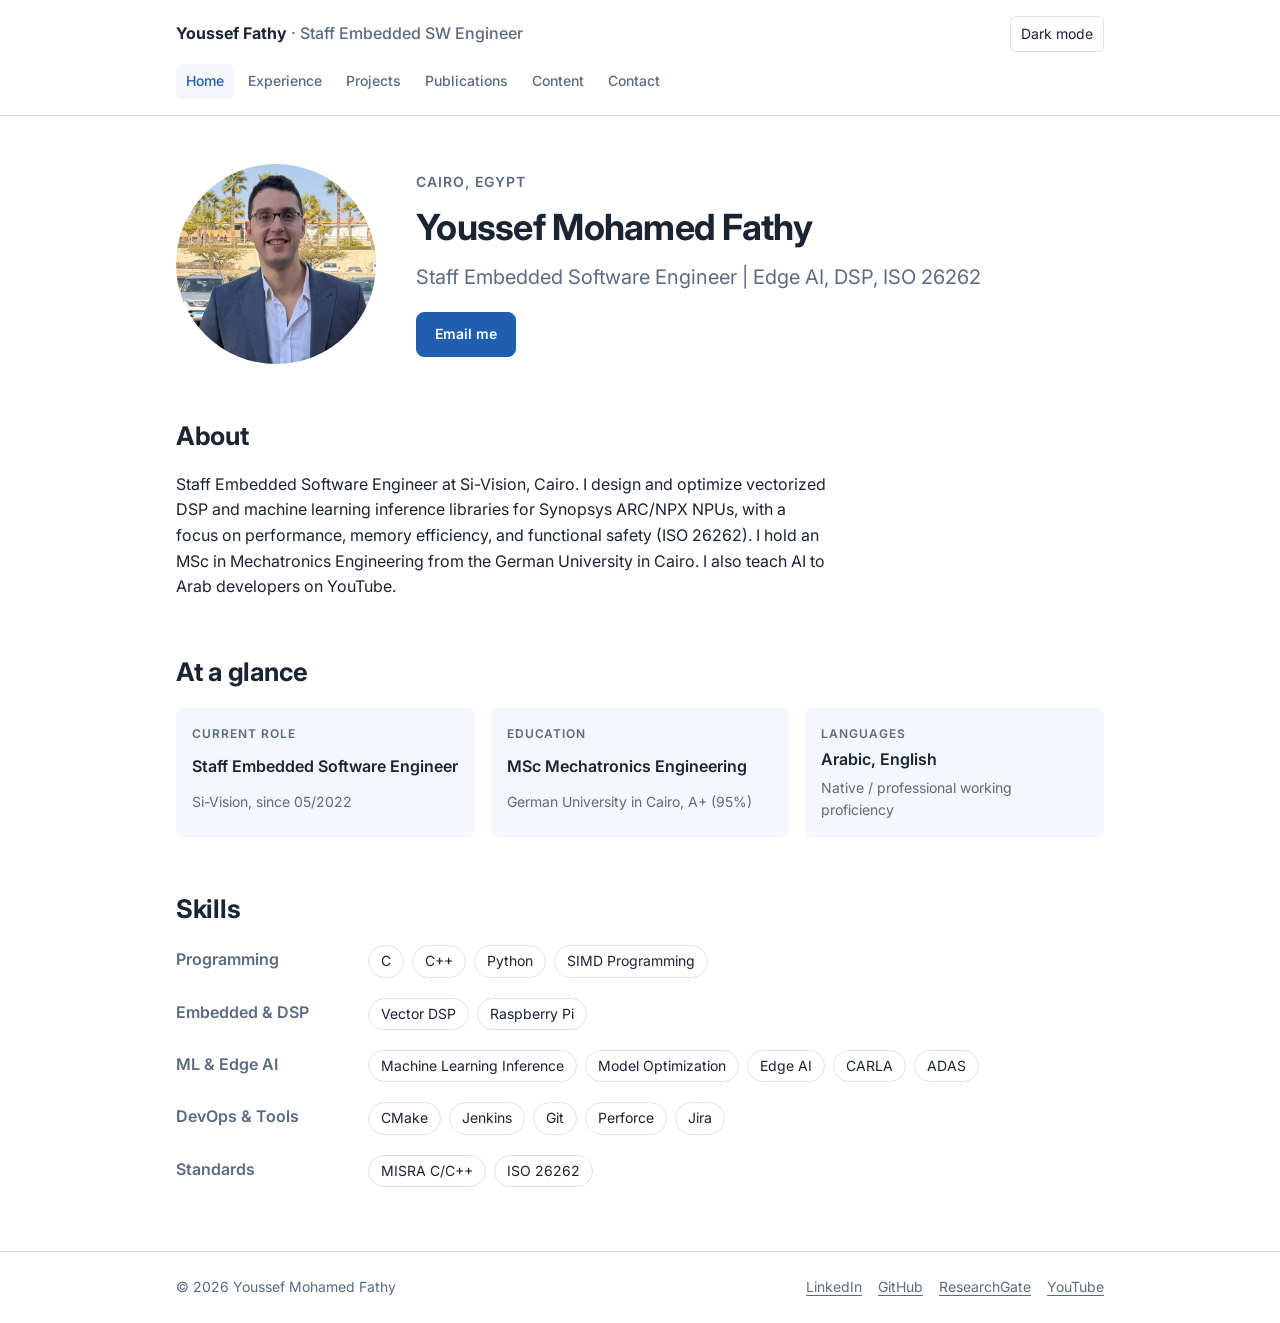
<file: index.html>
<!doctype html>
<html lang="en">
<head>
<meta charset="utf-8">
<meta name="viewport" content="width=device-width, initial-scale=1, viewport-fit=cover">
<title>Youssef Fathy | Staff Embedded Software Engineer</title>
<meta name="description" content="Staff Embedded Software Engineer in Cairo. ML inference and DSP libraries for embedded NPUs, Edge AI, and ISO 26262 functional safety.">
<meta name="claude:viewport-fit-sides" content="cover">
<meta property="og:type" content="website">
<meta property="og:title" content="Youssef Fathy | Staff Embedded Software Engineer">
<meta property="og:description" content="Staff Embedded Software Engineer in Cairo. ML inference and DSP libraries for embedded NPUs, Edge AI, and ISO 26262 functional safety.">
<meta property="og:url" content="https://yousseffathy88.github.io/Portfolio/">
<meta property="og:image" content="https://yousseffathy88.github.io/Portfolio/photo.jpg">
<meta name="twitter:card" content="summary">
<link rel="icon" href="favicon.svg" type="image/svg+xml">
<link rel="preconnect" href="https://fonts.googleapis.com">
<link rel="preconnect" href="https://fonts.gstatic.com" crossorigin>
<link rel="stylesheet" href="https://fonts.googleapis.com/css2?family=Inter:wght@400;500;600;700&display=swap">
<link rel="stylesheet" href="styles.css">
<script src="script.js"></script>
</head>
<body>
<a class="skip" href="#main">Skip to content</a>
<header class="site-header">
  <div class="wrap">
    <a class="brand" href="index.html">Youssef Fathy <span>· Staff Embedded SW Engineer</span></a>
    <button class="theme-btn" id="theme-toggle" type="button">Dark mode</button>
    <nav class="nav" aria-label="Main"><a href="index.html" aria-current="page">Home</a><a href="experience.html">Experience</a><a href="projects.html">Projects</a><a href="publications.html">Publications</a><a href="content.html">Content</a><a href="contact.html">Contact</a></nav>
  </div>
</header>
<main id="main"><div class="wrap">
<section class="hero">
  <img src="photo.jpg" alt="Portrait of Youssef Mohamed Fathy" width="200" height="200">
  <div class="stack">
    <p class="eyebrow">Cairo, Egypt</p>
    <h1>Youssef Mohamed Fathy</h1>
    <p class="lead">Staff Embedded Software Engineer | Edge AI, DSP, ISO 26262</p>
    <div class="actions">
      <a class="btn btn-primary" href="contact.html">Email me</a>
    </div>
  </div>
</section>

<section>
  <h2 class="section-title">About</h2>
  <p>Staff Embedded Software Engineer at Si-Vision, Cairo. I design and optimize vectorized DSP and machine learning inference libraries for Synopsys ARC/NPX NPUs, with a focus on performance, memory efficiency, and functional safety (ISO 26262). I hold an MSc in Mechatronics Engineering from the German University in Cairo. I also teach AI to Arab developers on YouTube.</p>
</section>

<section>
  <h2 class="section-title">At a glance</h2>
  <div class="facts">
    <div class="fact"><p class="eyebrow">Current role</p><strong>Staff Embedded Software Engineer</strong><span>Si-Vision, since 05/2022</span></div>
    <div class="fact"><p class="eyebrow">Education</p><strong>MSc Mechatronics Engineering</strong><span>German University in Cairo, A+ (95%)</span></div>
    <div class="fact"><p class="eyebrow">Languages</p><strong>Arabic, English</strong><span>Native / professional working proficiency</span></div>
  </div>
</section>

<section>
  <h2 class="section-title">Skills</h2>
  <div class="skill-groups">
    <div class="skill-group"><h3>Programming</h3><ul class="tags"><li>C</li><li>C++</li><li>Python</li><li>SIMD Programming</li></ul></div>
    <div class="skill-group"><h3>Embedded &amp; DSP</h3><ul class="tags"><li>Vector DSP</li><li>Raspberry Pi</li></ul></div>
    <div class="skill-group"><h3>ML &amp; Edge AI</h3><ul class="tags"><li>Machine Learning Inference</li><li>Model Optimization</li><li>Edge AI</li><li>CARLA</li><li>ADAS</li></ul></div>
    <div class="skill-group"><h3>DevOps &amp; Tools</h3><ul class="tags"><li>CMake</li><li>Jenkins</li><li>Git</li><li>Perforce</li><li>Jira</li></ul></div>
    <div class="skill-group"><h3>Standards</h3><ul class="tags"><li>MISRA C/C++</li><li>ISO 26262</li></ul></div>
  </div>
</section>
</div></main>
<footer class="site-footer">
  <div class="wrap">
    <p>© 2026 Youssef Mohamed Fathy</p>
    <nav aria-label="Profiles"><a href="https://www.linkedin.com/in/youssef-mohamed-fathy-8973141b2/" target="_blank" rel="noopener">LinkedIn</a><a href="https://github.com/YoussefFathy88" target="_blank" rel="noopener">GitHub</a><a href="https://www.researchgate.net/profile/Youssef-Fathy" target="_blank" rel="noopener">ResearchGate</a><a href="https://www.youtube.com/@YoussefFathyAI" target="_blank" rel="noopener">YouTube</a></nav>
  </div>
</footer>
</body>
</html>
</file>
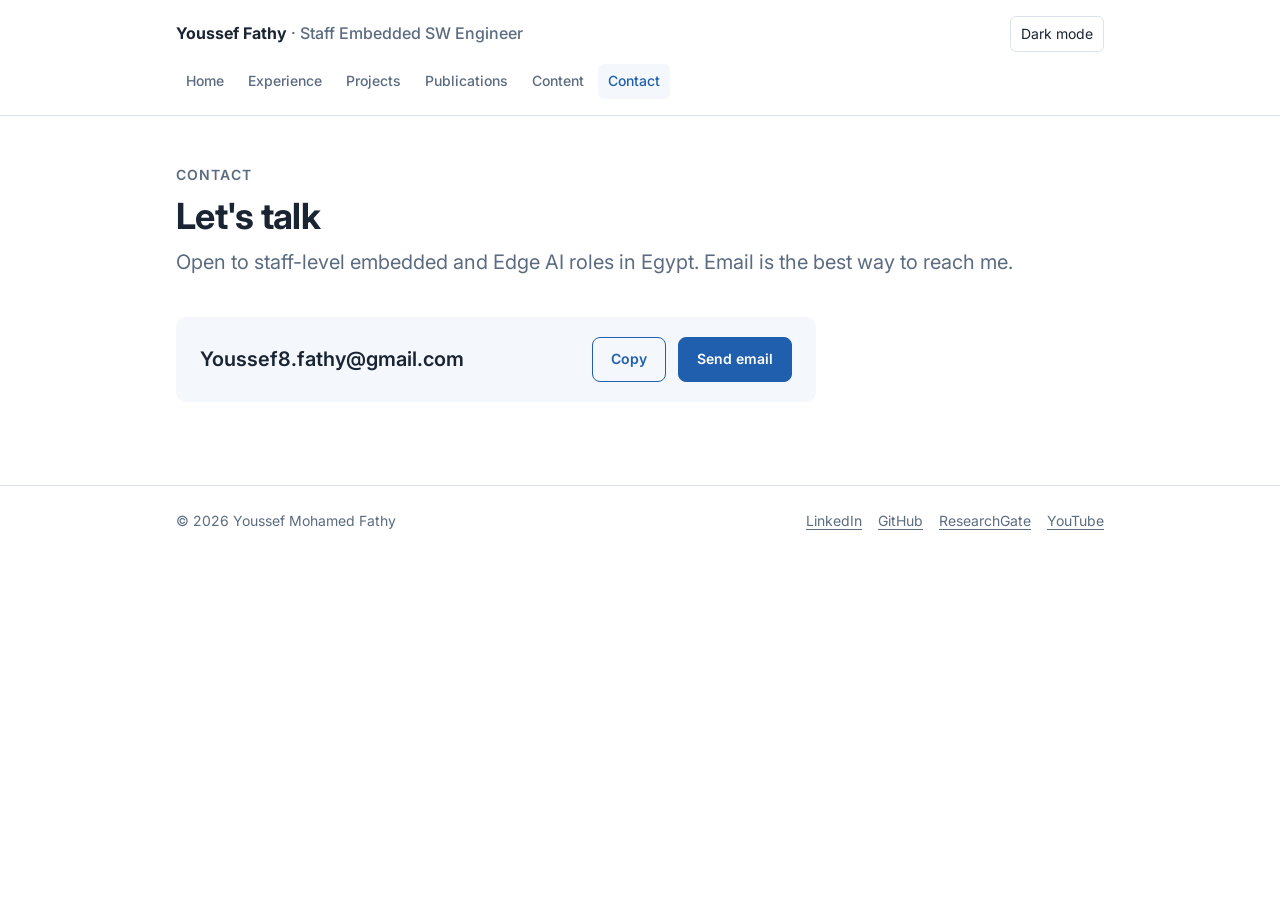
<file: contact.html>
<!doctype html>
<html lang="en">
<head>
<meta charset="utf-8">
<meta name="viewport" content="width=device-width, initial-scale=1, viewport-fit=cover">
<title>Contact | Youssef Fathy</title>
<meta name="description" content="Contact Youssef Fathy by email.">
<meta name="claude:viewport-fit-sides" content="cover">
<meta property="og:type" content="website">
<meta property="og:title" content="Contact | Youssef Fathy">
<meta property="og:description" content="Contact Youssef Fathy by email.">
<meta property="og:url" content="https://yousseffathy88.github.io/Portfolio/contact.html">
<meta property="og:image" content="https://yousseffathy88.github.io/Portfolio/photo.jpg">
<meta name="twitter:card" content="summary">
<link rel="icon" href="favicon.svg" type="image/svg+xml">
<link rel="preconnect" href="https://fonts.googleapis.com">
<link rel="preconnect" href="https://fonts.gstatic.com" crossorigin>
<link rel="stylesheet" href="https://fonts.googleapis.com/css2?family=Inter:wght@400;500;600;700&display=swap">
<link rel="stylesheet" href="styles.css">
<script src="script.js"></script>
</head>
<body>
<a class="skip" href="#main">Skip to content</a>
<header class="site-header">
  <div class="wrap">
    <a class="brand" href="index.html">Youssef Fathy <span>· Staff Embedded SW Engineer</span></a>
    <button class="theme-btn" id="theme-toggle" type="button">Dark mode</button>
    <nav class="nav" aria-label="Main"><a href="index.html">Home</a><a href="experience.html">Experience</a><a href="projects.html">Projects</a><a href="publications.html">Publications</a><a href="content.html">Content</a><a href="contact.html" aria-current="page">Contact</a></nav>
  </div>
</header>
<main id="main"><div class="wrap">
<div class="page-head">
  <p class="eyebrow">Contact</p>
  <h1>Let's talk</h1>
  <p class="lead">Open to staff-level embedded and Edge AI roles in Egypt. Email is the best way to reach me.</p>
</div>
<div class="email-box">
  <code id="email-text">Youssef8.fathy@gmail.com</code>
  <button class="btn btn-ghost" id="copy-email" type="button">Copy</button>
  <a class="btn btn-primary" href="mailto:Youssef8.fathy@gmail.com">Send email</a>
</div>
<p class="copy-note" id="copy-note" aria-live="polite"></p>
</div></main>
<footer class="site-footer">
  <div class="wrap">
    <p>© 2026 Youssef Mohamed Fathy</p>
    <nav aria-label="Profiles"><a href="https://www.linkedin.com/in/youssef-mohamed-fathy-8973141b2/" target="_blank" rel="noopener">LinkedIn</a><a href="https://github.com/YoussefFathy88" target="_blank" rel="noopener">GitHub</a><a href="https://www.researchgate.net/profile/Youssef-Fathy" target="_blank" rel="noopener">ResearchGate</a><a href="https://www.youtube.com/@YoussefFathyAI" target="_blank" rel="noopener">YouTube</a></nav>
  </div>
</footer>
</body>
</html>
</file>
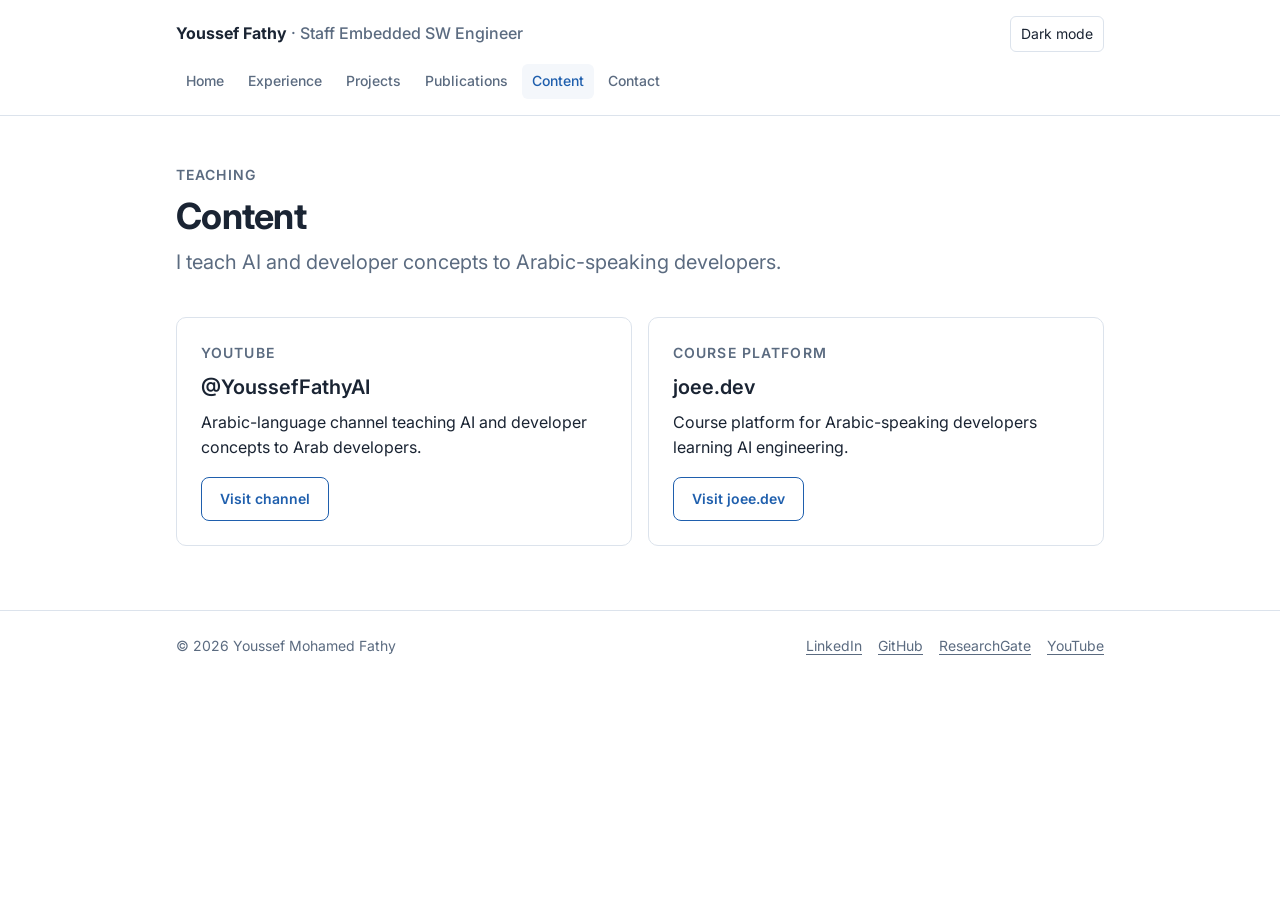
<file: content.html>
<!doctype html>
<html lang="en">
<head>
<meta charset="utf-8">
<meta name="viewport" content="width=device-width, initial-scale=1, viewport-fit=cover">
<title>Content | Youssef Fathy</title>
<meta name="description" content="YouTube channel and course platform by Youssef Fathy, teaching AI to Arab developers.">
<meta name="claude:viewport-fit-sides" content="cover">
<meta property="og:type" content="website">
<meta property="og:title" content="Content | Youssef Fathy">
<meta property="og:description" content="YouTube channel and course platform by Youssef Fathy, teaching AI to Arab developers.">
<meta property="og:url" content="https://yousseffathy88.github.io/Portfolio/content.html">
<meta property="og:image" content="https://yousseffathy88.github.io/Portfolio/photo.jpg">
<meta name="twitter:card" content="summary">
<link rel="icon" href="favicon.svg" type="image/svg+xml">
<link rel="preconnect" href="https://fonts.googleapis.com">
<link rel="preconnect" href="https://fonts.gstatic.com" crossorigin>
<link rel="stylesheet" href="https://fonts.googleapis.com/css2?family=Inter:wght@400;500;600;700&display=swap">
<link rel="stylesheet" href="styles.css">
<script src="script.js"></script>
</head>
<body>
<a class="skip" href="#main">Skip to content</a>
<header class="site-header">
  <div class="wrap">
    <a class="brand" href="index.html">Youssef Fathy <span>· Staff Embedded SW Engineer</span></a>
    <button class="theme-btn" id="theme-toggle" type="button">Dark mode</button>
    <nav class="nav" aria-label="Main"><a href="index.html">Home</a><a href="experience.html">Experience</a><a href="projects.html">Projects</a><a href="publications.html">Publications</a><a href="content.html" aria-current="page">Content</a><a href="contact.html">Contact</a></nav>
  </div>
</header>
<main id="main"><div class="wrap">
<div class="page-head">
  <p class="eyebrow">Teaching</p>
  <h1>Content</h1>
  <p class="lead">I teach AI and developer concepts to Arabic-speaking developers.</p>
</div>
<div class="cards">
  <div class="card">
    <p class="eyebrow">YouTube</p>
    <h3>@YoussefFathyAI</h3>
    <p>Arabic-language channel teaching AI and developer concepts to Arab developers.</p>
    <a class="btn btn-ghost" href="https://www.youtube.com/@YoussefFathyAI" target="_blank" rel="noopener">Visit channel</a>
  </div>
  <div class="card">
    <p class="eyebrow">Course platform</p>
    <h3>joee.dev</h3>
    <p>Course platform for Arabic-speaking developers learning AI engineering.</p>
    <a class="btn btn-ghost" href="https://joee.dev" target="_blank" rel="noopener">Visit joee.dev</a>
  </div>
</div>
</div></main>
<footer class="site-footer">
  <div class="wrap">
    <p>© 2026 Youssef Mohamed Fathy</p>
    <nav aria-label="Profiles"><a href="https://www.linkedin.com/in/youssef-mohamed-fathy-8973141b2/" target="_blank" rel="noopener">LinkedIn</a><a href="https://github.com/YoussefFathy88" target="_blank" rel="noopener">GitHub</a><a href="https://www.researchgate.net/profile/Youssef-Fathy" target="_blank" rel="noopener">ResearchGate</a><a href="https://www.youtube.com/@YoussefFathyAI" target="_blank" rel="noopener">YouTube</a></nav>
  </div>
</footer>
</body>
</html>
</file>
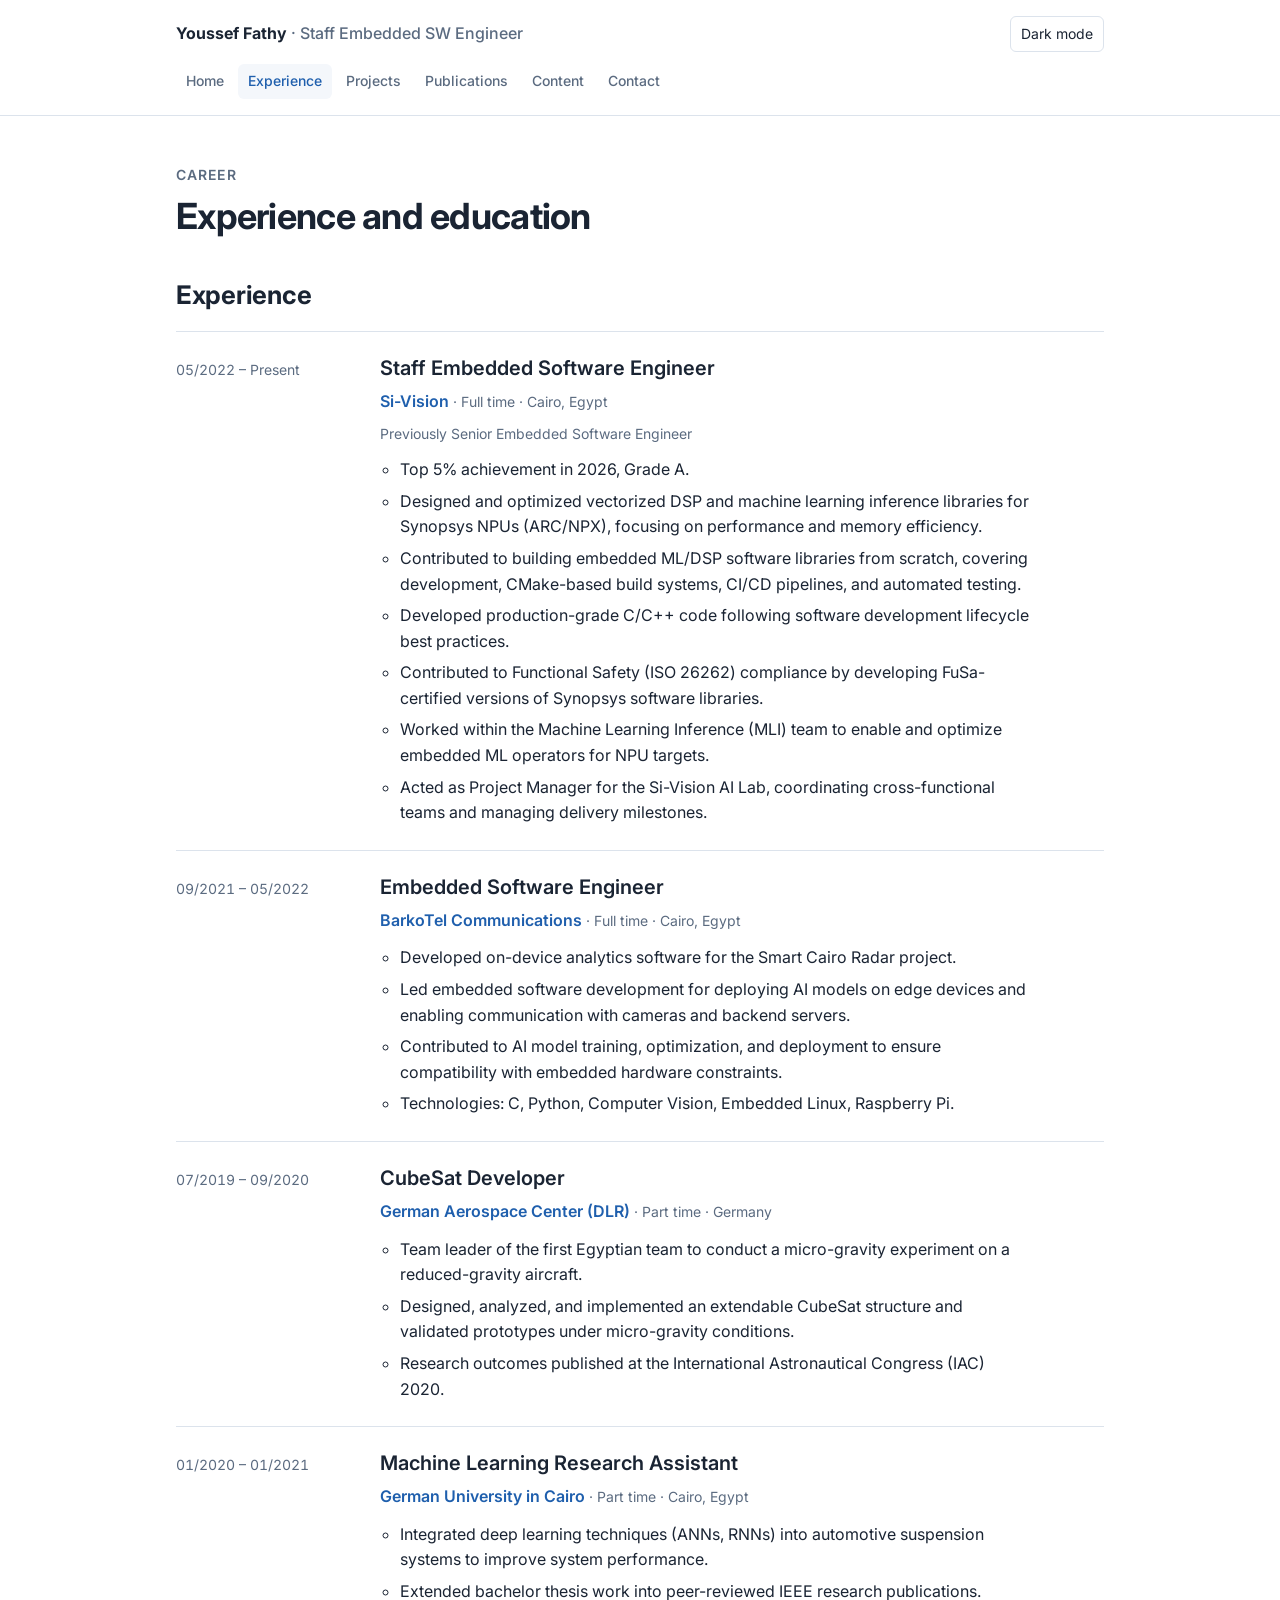
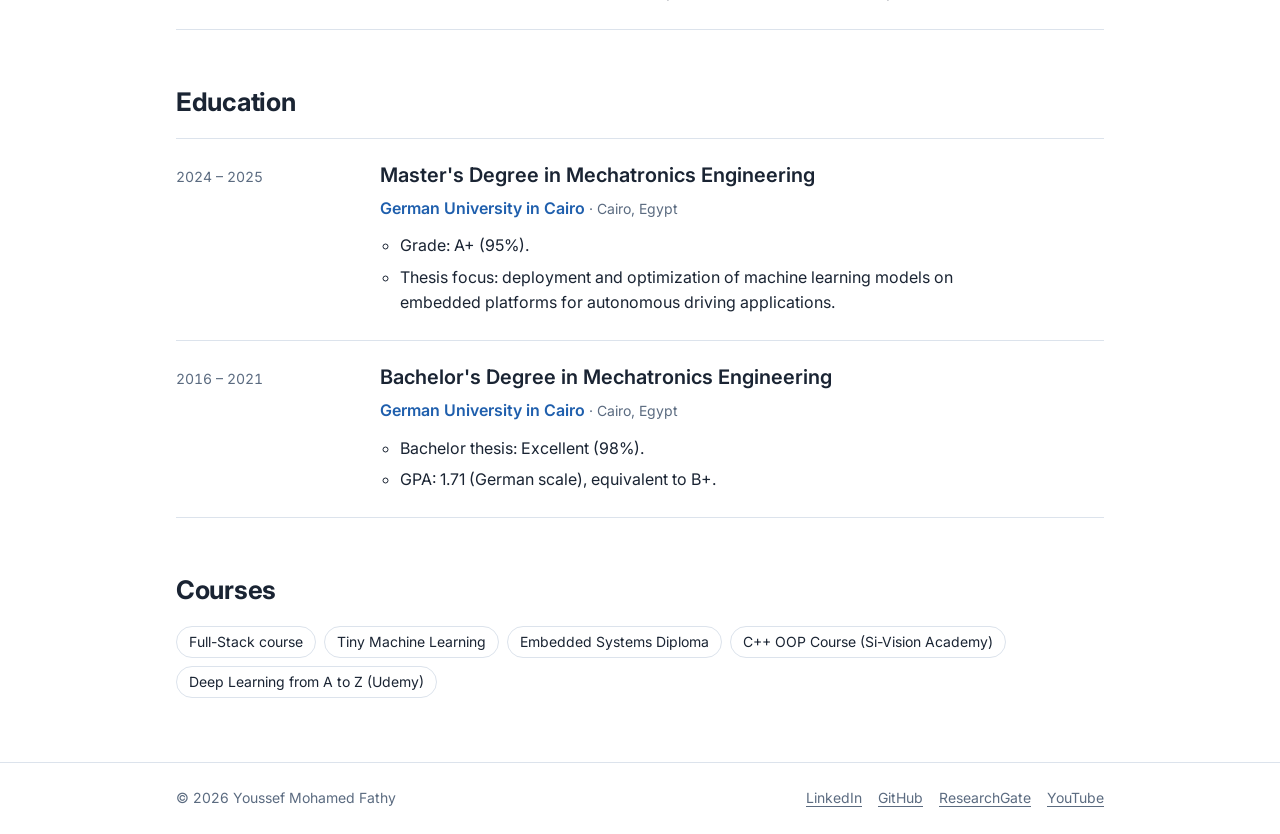
<file: experience.html>
<!doctype html>
<html lang="en">
<head>
<meta charset="utf-8">
<meta name="viewport" content="width=device-width, initial-scale=1, viewport-fit=cover">
<title>Experience | Youssef Fathy</title>
<meta name="description" content="Work experience and education of Youssef Fathy, Staff Embedded Software Engineer at Si-Vision.">
<meta name="claude:viewport-fit-sides" content="cover">
<meta property="og:type" content="website">
<meta property="og:title" content="Experience | Youssef Fathy">
<meta property="og:description" content="Work experience and education of Youssef Fathy, Staff Embedded Software Engineer at Si-Vision.">
<meta property="og:url" content="https://yousseffathy88.github.io/Portfolio/experience.html">
<meta property="og:image" content="https://yousseffathy88.github.io/Portfolio/photo.jpg">
<meta name="twitter:card" content="summary">
<link rel="icon" href="favicon.svg" type="image/svg+xml">
<link rel="preconnect" href="https://fonts.googleapis.com">
<link rel="preconnect" href="https://fonts.gstatic.com" crossorigin>
<link rel="stylesheet" href="https://fonts.googleapis.com/css2?family=Inter:wght@400;500;600;700&display=swap">
<link rel="stylesheet" href="styles.css">
<script src="script.js"></script>
</head>
<body>
<a class="skip" href="#main">Skip to content</a>
<header class="site-header">
  <div class="wrap">
    <a class="brand" href="index.html">Youssef Fathy <span>· Staff Embedded SW Engineer</span></a>
    <button class="theme-btn" id="theme-toggle" type="button">Dark mode</button>
    <nav class="nav" aria-label="Main"><a href="index.html">Home</a><a href="experience.html" aria-current="page">Experience</a><a href="projects.html">Projects</a><a href="publications.html">Publications</a><a href="content.html">Content</a><a href="contact.html">Contact</a></nav>
  </div>
</header>
<main id="main"><div class="wrap">
<div class="page-head">
  <p class="eyebrow">Career</p>
  <h1>Experience and education</h1>
</div>
<section>
  <h2 class="section-title">Experience</h2>
  <ul class="entries">
<li class="entry">
  <p class="when">05/2022 – Present</p>
  <div class="entry-body">
    <h3>Staff Embedded Software Engineer</h3>
    <p><span class="org">Si-Vision</span> <span class="sub">· Full time · Cairo, Egypt</span></p>
    <p class="sub">Previously Senior Embedded Software Engineer</p>
    <ul><li>Top 5% achievement in 2026, Grade A.</li><li>Designed and optimized vectorized DSP and machine learning inference libraries for Synopsys NPUs (ARC/NPX), focusing on performance and memory efficiency.</li><li>Contributed to building embedded ML/DSP software libraries from scratch, covering development, CMake-based build systems, CI/CD pipelines, and automated testing.</li><li>Developed production-grade C/C++ code following software development lifecycle best practices.</li><li>Contributed to Functional Safety (ISO 26262) compliance by developing FuSa-certified versions of Synopsys software libraries.</li><li>Worked within the Machine Learning Inference (MLI) team to enable and optimize embedded ML operators for NPU targets.</li><li>Acted as Project Manager for the Si-Vision AI Lab, coordinating cross-functional teams and managing delivery milestones.</li></ul>
  </div>
</li><li class="entry">
  <p class="when">09/2021 – 05/2022</p>
  <div class="entry-body">
    <h3>Embedded Software Engineer</h3>
    <p><span class="org">BarkoTel Communications</span> <span class="sub">· Full time · Cairo, Egypt</span></p>
    
    <ul><li>Developed on-device analytics software for the Smart Cairo Radar project.</li><li>Led embedded software development for deploying AI models on edge devices and enabling communication with cameras and backend servers.</li><li>Contributed to AI model training, optimization, and deployment to ensure compatibility with embedded hardware constraints.</li><li>Technologies: C, Python, Computer Vision, Embedded Linux, Raspberry Pi.</li></ul>
  </div>
</li><li class="entry">
  <p class="when">07/2019 – 09/2020</p>
  <div class="entry-body">
    <h3>CubeSat Developer</h3>
    <p><span class="org">German Aerospace Center (DLR)</span> <span class="sub">· Part time · Germany</span></p>
    
    <ul><li>Team leader of the first Egyptian team to conduct a micro-gravity experiment on a reduced-gravity aircraft.</li><li>Designed, analyzed, and implemented an extendable CubeSat structure and validated prototypes under micro-gravity conditions.</li><li>Research outcomes published at the International Astronautical Congress (IAC) 2020.</li></ul>
  </div>
</li><li class="entry">
  <p class="when">01/2020 – 01/2021</p>
  <div class="entry-body">
    <h3>Machine Learning Research Assistant</h3>
    <p><span class="org">German University in Cairo</span> <span class="sub">· Part time · Cairo, Egypt</span></p>
    
    <ul><li>Integrated deep learning techniques (ANNs, RNNs) into automotive suspension systems to improve system performance.</li><li>Extended bachelor thesis work into peer-reviewed IEEE research publications.</li></ul>
  </div>
</li>
  </ul>
</section>
<section>
  <h2 class="section-title">Education</h2>
  <ul class="entries">
<li class="entry">
  <p class="when">2024 – 2025</p>
  <div class="entry-body">
    <h3>Master's Degree in Mechatronics Engineering</h3>
    <p><span class="org">German University in Cairo</span> <span class="sub">· Cairo, Egypt</span></p>
    
    <ul><li>Grade: A+ (95%).</li><li>Thesis focus: deployment and optimization of machine learning models on embedded platforms for autonomous driving applications.</li></ul>
  </div>
</li><li class="entry">
  <p class="when">2016 – 2021</p>
  <div class="entry-body">
    <h3>Bachelor's Degree in Mechatronics Engineering</h3>
    <p><span class="org">German University in Cairo</span> <span class="sub">· Cairo, Egypt</span></p>
    
    <ul><li>Bachelor thesis: Excellent (98%).</li><li>GPA: 1.71 (German scale), equivalent to B+.</li></ul>
  </div>
</li>
  </ul>
</section>
<section>
  <h2 class="section-title">Courses</h2>
  <ul class="tags"><li>Full-Stack course</li><li>Tiny Machine Learning</li><li>Embedded Systems Diploma</li><li>C++ OOP Course (Si-Vision Academy)</li><li>Deep Learning from A to Z (Udemy)</li></ul>
</section>
</div></main>
<footer class="site-footer">
  <div class="wrap">
    <p>© 2026 Youssef Mohamed Fathy</p>
    <nav aria-label="Profiles"><a href="https://www.linkedin.com/in/youssef-mohamed-fathy-8973141b2/" target="_blank" rel="noopener">LinkedIn</a><a href="https://github.com/YoussefFathy88" target="_blank" rel="noopener">GitHub</a><a href="https://www.researchgate.net/profile/Youssef-Fathy" target="_blank" rel="noopener">ResearchGate</a><a href="https://www.youtube.com/@YoussefFathyAI" target="_blank" rel="noopener">YouTube</a></nav>
  </div>
</footer>
</body>
</html>
</file>
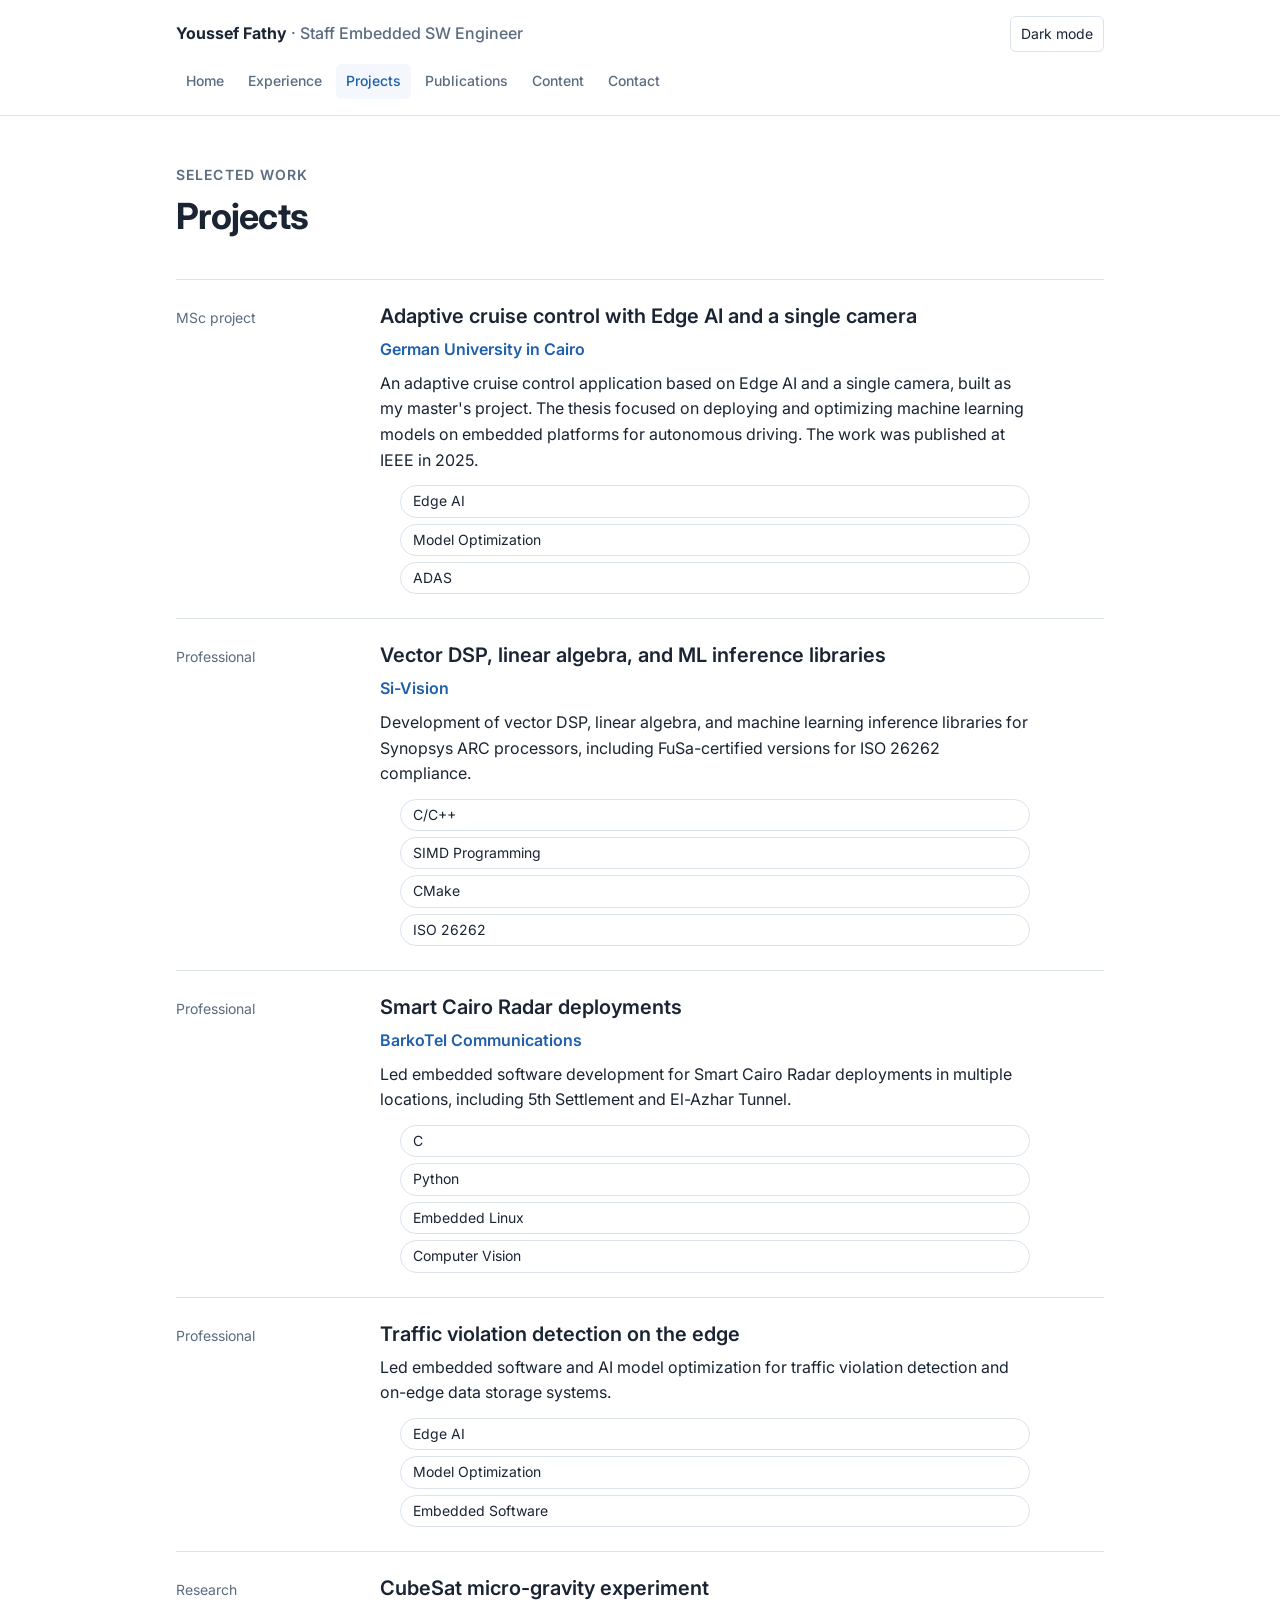
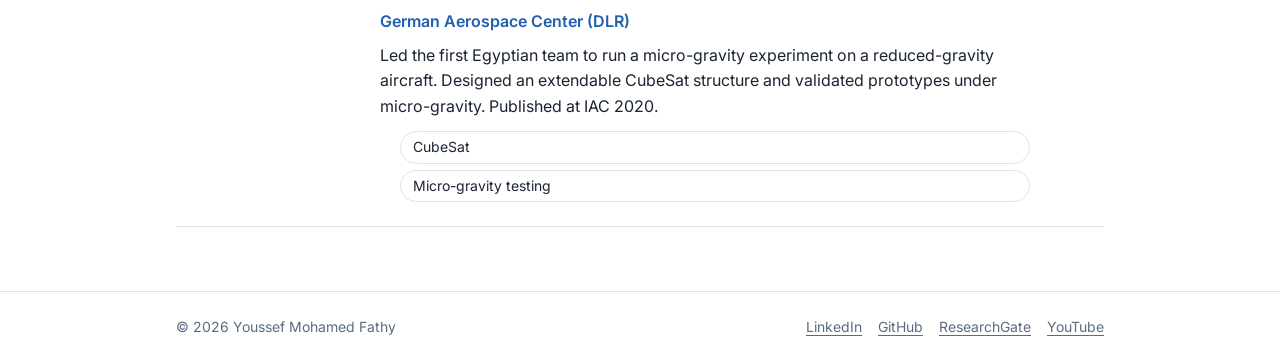
<file: projects.html>
<!doctype html>
<html lang="en">
<head>
<meta charset="utf-8">
<meta name="viewport" content="width=device-width, initial-scale=1, viewport-fit=cover">
<title>Projects | Youssef Fathy</title>
<meta name="description" content="Edge AI, DSP, and embedded software projects by Youssef Fathy.">
<meta name="claude:viewport-fit-sides" content="cover">
<meta property="og:type" content="website">
<meta property="og:title" content="Projects | Youssef Fathy">
<meta property="og:description" content="Edge AI, DSP, and embedded software projects by Youssef Fathy.">
<meta property="og:url" content="https://yousseffathy88.github.io/Portfolio/projects.html">
<meta property="og:image" content="https://yousseffathy88.github.io/Portfolio/photo.jpg">
<meta name="twitter:card" content="summary">
<link rel="icon" href="favicon.svg" type="image/svg+xml">
<link rel="preconnect" href="https://fonts.googleapis.com">
<link rel="preconnect" href="https://fonts.gstatic.com" crossorigin>
<link rel="stylesheet" href="https://fonts.googleapis.com/css2?family=Inter:wght@400;500;600;700&display=swap">
<link rel="stylesheet" href="styles.css">
<script src="script.js"></script>
</head>
<body>
<a class="skip" href="#main">Skip to content</a>
<header class="site-header">
  <div class="wrap">
    <a class="brand" href="index.html">Youssef Fathy <span>· Staff Embedded SW Engineer</span></a>
    <button class="theme-btn" id="theme-toggle" type="button">Dark mode</button>
    <nav class="nav" aria-label="Main"><a href="index.html">Home</a><a href="experience.html">Experience</a><a href="projects.html" aria-current="page">Projects</a><a href="publications.html">Publications</a><a href="content.html">Content</a><a href="contact.html">Contact</a></nav>
  </div>
</header>
<main id="main"><div class="wrap">
<div class="page-head">
  <p class="eyebrow">Selected work</p>
  <h1>Projects</h1>
</div>
<ul class="entries">
<li class="entry">
  <p class="when">MSc project</p>
  <div class="entry-body">
    <h3>Adaptive cruise control with Edge AI and a single camera</h3>
    <p class="org">German University in Cairo</p>
    <p>An adaptive cruise control application based on Edge AI and a single camera, built as my master's project. The thesis focused on deploying and optimizing machine learning models on embedded platforms for autonomous driving. The work was published at IEEE in 2025.</p>
    <ul class="tags"><li>Edge AI</li><li>Model Optimization</li><li>ADAS</li></ul>
  </div>
</li><li class="entry">
  <p class="when">Professional</p>
  <div class="entry-body">
    <h3>Vector DSP, linear algebra, and ML inference libraries</h3>
    <p class="org">Si-Vision</p>
    <p>Development of vector DSP, linear algebra, and machine learning inference libraries for Synopsys ARC processors, including FuSa-certified versions for ISO 26262 compliance.</p>
    <ul class="tags"><li>C/C++</li><li>SIMD Programming</li><li>CMake</li><li>ISO 26262</li></ul>
  </div>
</li><li class="entry">
  <p class="when">Professional</p>
  <div class="entry-body">
    <h3>Smart Cairo Radar deployments</h3>
    <p class="org">BarkoTel Communications</p>
    <p>Led embedded software development for Smart Cairo Radar deployments in multiple locations, including 5th Settlement and El-Azhar Tunnel.</p>
    <ul class="tags"><li>C</li><li>Python</li><li>Embedded Linux</li><li>Computer Vision</li></ul>
  </div>
</li><li class="entry">
  <p class="when">Professional</p>
  <div class="entry-body">
    <h3>Traffic violation detection on the edge</h3>
    
    <p>Led embedded software and AI model optimization for traffic violation detection and on-edge data storage systems.</p>
    <ul class="tags"><li>Edge AI</li><li>Model Optimization</li><li>Embedded Software</li></ul>
  </div>
</li><li class="entry">
  <p class="when">Research</p>
  <div class="entry-body">
    <h3>CubeSat micro-gravity experiment</h3>
    <p class="org">German Aerospace Center (DLR)</p>
    <p>Led the first Egyptian team to run a micro-gravity experiment on a reduced-gravity aircraft. Designed an extendable CubeSat structure and validated prototypes under micro-gravity. Published at IAC 2020.</p>
    <ul class="tags"><li>CubeSat</li><li>Micro-gravity testing</li></ul>
  </div>
</li>
</ul>
</div></main>
<footer class="site-footer">
  <div class="wrap">
    <p>© 2026 Youssef Mohamed Fathy</p>
    <nav aria-label="Profiles"><a href="https://www.linkedin.com/in/youssef-mohamed-fathy-8973141b2/" target="_blank" rel="noopener">LinkedIn</a><a href="https://github.com/YoussefFathy88" target="_blank" rel="noopener">GitHub</a><a href="https://www.researchgate.net/profile/Youssef-Fathy" target="_blank" rel="noopener">ResearchGate</a><a href="https://www.youtube.com/@YoussefFathyAI" target="_blank" rel="noopener">YouTube</a></nav>
  </div>
</footer>
</body>
</html>
</file>
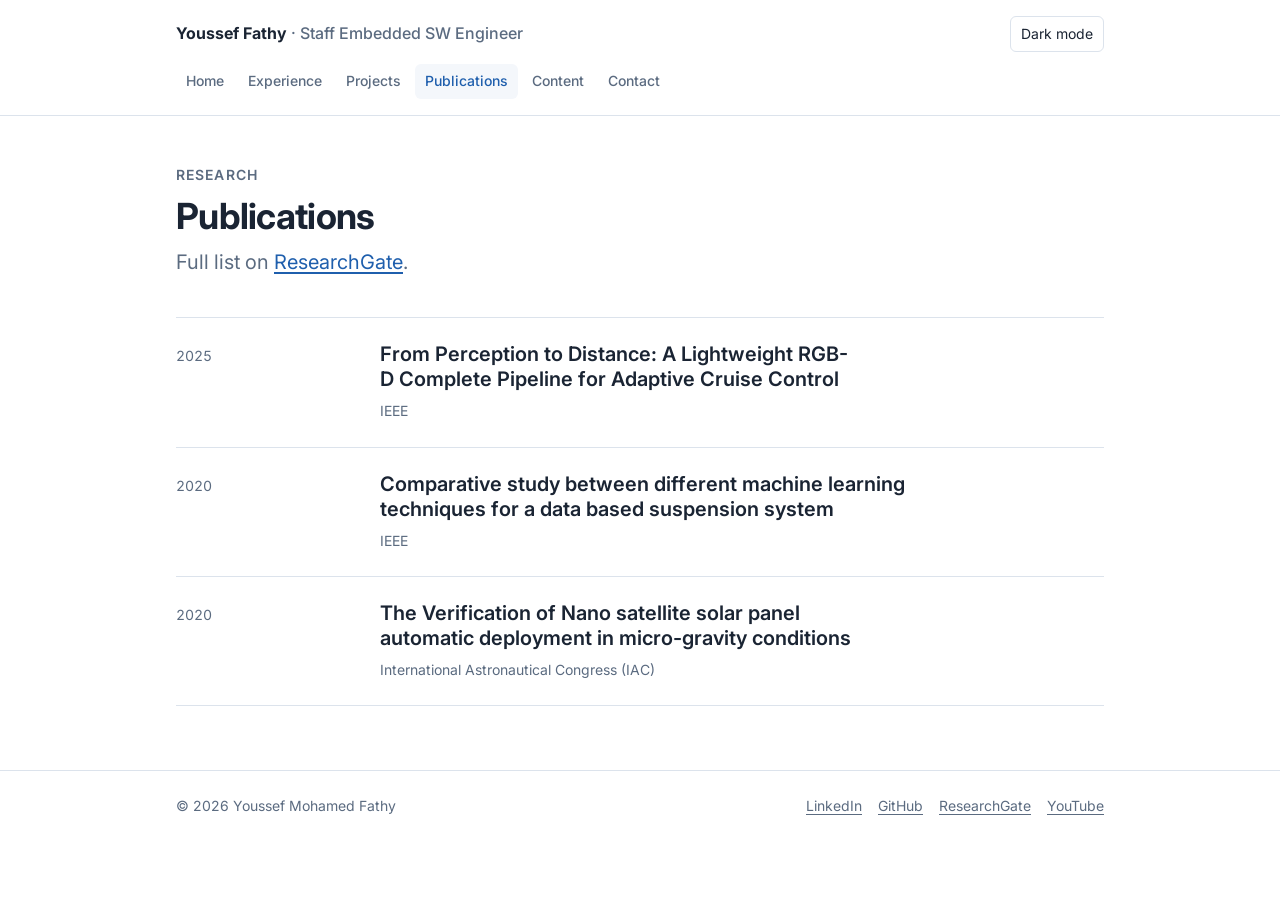
<file: publications.html>
<!doctype html>
<html lang="en">
<head>
<meta charset="utf-8">
<meta name="viewport" content="width=device-width, initial-scale=1, viewport-fit=cover">
<title>Publications | Youssef Fathy</title>
<meta name="description" content="IEEE and IAC publications by Youssef Fathy.">
<meta name="claude:viewport-fit-sides" content="cover">
<meta property="og:type" content="website">
<meta property="og:title" content="Publications | Youssef Fathy">
<meta property="og:description" content="IEEE and IAC publications by Youssef Fathy.">
<meta property="og:url" content="https://yousseffathy88.github.io/Portfolio/publications.html">
<meta property="og:image" content="https://yousseffathy88.github.io/Portfolio/photo.jpg">
<meta name="twitter:card" content="summary">
<link rel="icon" href="favicon.svg" type="image/svg+xml">
<link rel="preconnect" href="https://fonts.googleapis.com">
<link rel="preconnect" href="https://fonts.gstatic.com" crossorigin>
<link rel="stylesheet" href="https://fonts.googleapis.com/css2?family=Inter:wght@400;500;600;700&display=swap">
<link rel="stylesheet" href="styles.css">
<script src="script.js"></script>
</head>
<body>
<a class="skip" href="#main">Skip to content</a>
<header class="site-header">
  <div class="wrap">
    <a class="brand" href="index.html">Youssef Fathy <span>· Staff Embedded SW Engineer</span></a>
    <button class="theme-btn" id="theme-toggle" type="button">Dark mode</button>
    <nav class="nav" aria-label="Main"><a href="index.html">Home</a><a href="experience.html">Experience</a><a href="projects.html">Projects</a><a href="publications.html" aria-current="page">Publications</a><a href="content.html">Content</a><a href="contact.html">Contact</a></nav>
  </div>
</header>
<main id="main"><div class="wrap">
<div class="page-head">
  <p class="eyebrow">Research</p>
  <h1>Publications</h1>
  <p class="lead">Full list on <a href="https://www.researchgate.net/profile/Youssef-Fathy" target="_blank" rel="noopener">ResearchGate</a>.</p>
</div>
<ul class="entries">
<li class="entry">
  <p class="when">2025</p>
  <div class="entry-body"><h3>From Perception to Distance: A Lightweight RGB-D Complete Pipeline for Adaptive Cruise Control</h3><p class="sub">IEEE</p></div>
</li><li class="entry">
  <p class="when">2020</p>
  <div class="entry-body"><h3>Comparative study between different machine learning techniques for a data based suspension system</h3><p class="sub">IEEE</p></div>
</li><li class="entry">
  <p class="when">2020</p>
  <div class="entry-body"><h3>The Verification of Nano satellite solar panel automatic deployment in micro-gravity conditions</h3><p class="sub">International Astronautical Congress (IAC)</p></div>
</li>
</ul>
</div></main>
<footer class="site-footer">
  <div class="wrap">
    <p>© 2026 Youssef Mohamed Fathy</p>
    <nav aria-label="Profiles"><a href="https://www.linkedin.com/in/youssef-mohamed-fathy-8973141b2/" target="_blank" rel="noopener">LinkedIn</a><a href="https://github.com/YoussefFathy88" target="_blank" rel="noopener">GitHub</a><a href="https://www.researchgate.net/profile/Youssef-Fathy" target="_blank" rel="noopener">ResearchGate</a><a href="https://www.youtube.com/@YoussefFathyAI" target="_blank" rel="noopener">YouTube</a></nav>
  </div>
</footer>
</body>
</html>
</file>
<file: styles.css>
/* Layout: one calm column, max 960px, header nav on top, content as quiet lists. */
:root {
  --bg: #FFFFFF;
  --surface: #F4F7FB;
  --line: #DCE3EC;
  --text: #1A2433;
  --muted: #5B6B80;
  --accent: #1F5FAD;
  --accent-ink: #FFFFFF;
  --font: "Inter", system-ui, -apple-system, "Segoe UI", Roboto, Arial, sans-serif;
  --step--1: 0.875rem;
  --step-0: 1rem;
  --step-1: 1.25rem;
  --step-2: 1.6rem;
  --step-3: 2.25rem;
  color-scheme: light;
}
@media (prefers-color-scheme: dark) {
  :root:not([data-theme="light"]) {
    --bg: #0F1620; --surface: #172231; --line: #263447; --text: #E6EDF5;
    --muted: #9AA9BB; --accent: #6FA8E8; --accent-ink: #0F1620; color-scheme: dark;
  }
}
:root[data-theme="dark"] {
  --bg: #0F1620; --surface: #172231; --line: #263447; --text: #E6EDF5;
  --muted: #9AA9BB; --accent: #6FA8E8; --accent-ink: #0F1620; color-scheme: dark;
}

* { box-sizing: border-box; }
html { -webkit-text-size-adjust: 100%; }
body {
  margin: 0;
  background: var(--bg);
  color: var(--text);
  font-family: var(--font);
  font-size: var(--step-0);
  line-height: 1.6;
}
img { max-width: 100%; display: block; }
a { color: var(--accent); text-underline-offset: 3px; }
a:hover { text-decoration-thickness: 2px; }
:focus-visible { outline: 2px solid var(--accent); outline-offset: 3px; border-radius: 4px; }

.wrap {
  max-width: 960px;
  margin: 0 auto;
  padding-left: max(16px, env(safe-area-inset-left, 0px));
  padding-right: max(16px, env(safe-area-inset-right, 0px));
}
.skip {
  position: absolute; left: -999px; top: 8px;
  background: var(--accent); color: var(--accent-ink); padding: 8px 12px; border-radius: 6px;
}
.skip:focus { left: 16px; z-index: 20; }

/* Header */
.site-header { border-bottom: 1px solid var(--line); background: var(--bg); }
.site-header .wrap {
  display: flex; flex-wrap: wrap; align-items: center; gap: 12px 24px;
  padding-block: 16px;
}
.brand { font-weight: 700; color: var(--text); text-decoration: none; margin-right: auto; }
.brand span { color: var(--muted); font-weight: 500; }
.nav { display: flex; gap: 4px; overflow-x: auto; max-width: 100%; }
.nav a {
  color: var(--muted); text-decoration: none; padding: 6px 10px; border-radius: 6px;
  font-size: var(--step--1); font-weight: 500; white-space: nowrap;
}
.nav a:hover { color: var(--text); background: var(--surface); }
.nav a[aria-current="page"] { color: var(--accent); background: var(--surface); }
.theme-btn {
  border: 1px solid var(--line); background: var(--bg); color: var(--text);
  border-radius: 6px; padding: 6px 10px; font: inherit; font-size: var(--step--1); cursor: pointer;
}
.theme-btn:hover { background: var(--surface); }

/* Page */
main { padding-block: 48px 64px; }
h1, h2, h3 { line-height: 1.25; text-wrap: balance; margin: 0; }
h1 { font-size: var(--step-3); font-weight: 700; letter-spacing: -0.02em; }
h2 { font-size: var(--step-2); font-weight: 700; letter-spacing: -0.01em; }
h3 { font-size: var(--step-1); font-weight: 600; }
p { margin: 0; max-width: 65ch; }
.lead { color: var(--muted); font-size: var(--step-1); line-height: 1.5; }
.eyebrow {
  font-size: var(--step--1); color: var(--muted); text-transform: uppercase;
  letter-spacing: 0.08em; font-weight: 600;
}
.page-head { display: grid; gap: 8px; margin-bottom: 40px; }
.stack { display: grid; gap: 16px; }
section + section { margin-top: 56px; }
.section-title { margin-bottom: 20px; }

/* Hero */
.hero { display: grid; grid-template-columns: 200px 1fr; gap: 40px; align-items: center; }
.hero img { width: 200px; height: 200px; border-radius: 50%; object-fit: cover; }
.hero .stack { gap: 12px; }
.meta { color: var(--muted); font-size: var(--step--1); }
.actions { display: flex; flex-wrap: wrap; gap: 12px; margin-top: 8px; }
.btn {
  display: inline-flex; align-items: center; gap: 8px; padding: 10px 18px; border-radius: 8px;
  font: inherit; font-weight: 600; font-size: var(--step--1); text-decoration: none; cursor: pointer;
  border: 1px solid var(--accent);
}
.btn-primary { background: var(--accent); color: var(--accent-ink); }
.btn-primary:hover { filter: brightness(1.08); }
.btn-ghost { background: transparent; color: var(--accent); }
.btn-ghost:hover { background: var(--surface); }

/* Facts */
.facts { display: grid; grid-template-columns: repeat(3, minmax(0, 1fr)); gap: 16px; }
.fact { background: var(--surface); border-radius: 8px; padding: 16px; display: grid; gap: 4px; }
.fact .eyebrow { font-size: 0.75rem; }
.fact strong { font-weight: 600; }
.fact span { color: var(--muted); font-size: var(--step--1); }

/* Tags */
.skill-groups { display: grid; gap: 20px; }
.skill-group { display: grid; grid-template-columns: 180px 1fr; gap: 12px; align-items: start; }
.skill-group h3 { font-size: var(--step-0); color: var(--muted); font-weight: 600; padding-top: 4px; }
.tags { display: flex; flex-wrap: wrap; gap: 8px; list-style: none; margin: 0; padding: 0; }
.tags li {
  border: 1px solid var(--line); border-radius: 999px; padding: 4px 12px;
  font-size: var(--step--1); color: var(--text); background: var(--bg);
}

/* Entries (experience, education, projects, publications) */
.entries { display: grid; gap: 0; list-style: none; margin: 0; padding: 0; }
.entry {
  display: grid; grid-template-columns: 180px minmax(0, 1fr); gap: 8px 24px;
  padding-block: 24px; border-top: 1px solid var(--line);
}
.entry:last-child { border-bottom: 1px solid var(--line); }
.when { color: var(--muted); font-size: var(--step--1); font-variant-numeric: tabular-nums; padding-top: 3px; }
.entry-body { display: grid; gap: 8px; min-width: 0; }
.org { color: var(--accent); font-weight: 600; }
.sub { color: var(--muted); font-size: var(--step--1); }
.entry ul { margin: 4px 0 0; padding-left: 20px; display: grid; gap: 6px; max-width: 65ch; }
.entry .tags { margin-top: 4px; }

/* Cards (content links) */
.cards { display: grid; grid-template-columns: repeat(2, minmax(0, 1fr)); gap: 16px; }
.card {
  border: 1px solid var(--line); border-radius: 10px; padding: 24px; display: grid; gap: 10px;
  align-content: start;
}
.card a.btn { justify-self: start; margin-top: 6px; }

/* Contact */
.email-box {
  display: flex; flex-wrap: wrap; align-items: center; gap: 12px;
  background: var(--surface); border-radius: 10px; padding: 20px 24px; max-width: 640px;
}
.email-box code {
  font-family: var(--font); font-size: var(--step-1); font-weight: 600; color: var(--text);
  user-select: all; overflow-wrap: anywhere; margin-right: auto;
}
.copy-note { font-size: var(--step--1); color: var(--muted); min-height: 1.4em; }

/* Footer */
.site-footer { border-top: 1px solid var(--line); }
.site-footer .wrap {
  display: flex; flex-wrap: wrap; gap: 12px 24px; justify-content: space-between;
  padding-block: 24px; font-size: var(--step--1); color: var(--muted);
}
.site-footer nav { display: flex; flex-wrap: wrap; gap: 16px; }
.site-footer a { color: var(--muted); }
.site-footer a:hover { color: var(--accent); }

@media (max-width: 720px) {
  :root { --step-3: 1.85rem; --step-2: 1.4rem; --step-1: 1.125rem; }
  main { padding-block: 32px 48px; }
  .hero { grid-template-columns: 1fr; gap: 24px; }
  .hero img { width: 140px; height: 140px; }
  .facts, .cards { grid-template-columns: 1fr; }
  .skill-group, .entry { grid-template-columns: 1fr; }
  .nav { order: 3; width: 100%; }
}
</file>
